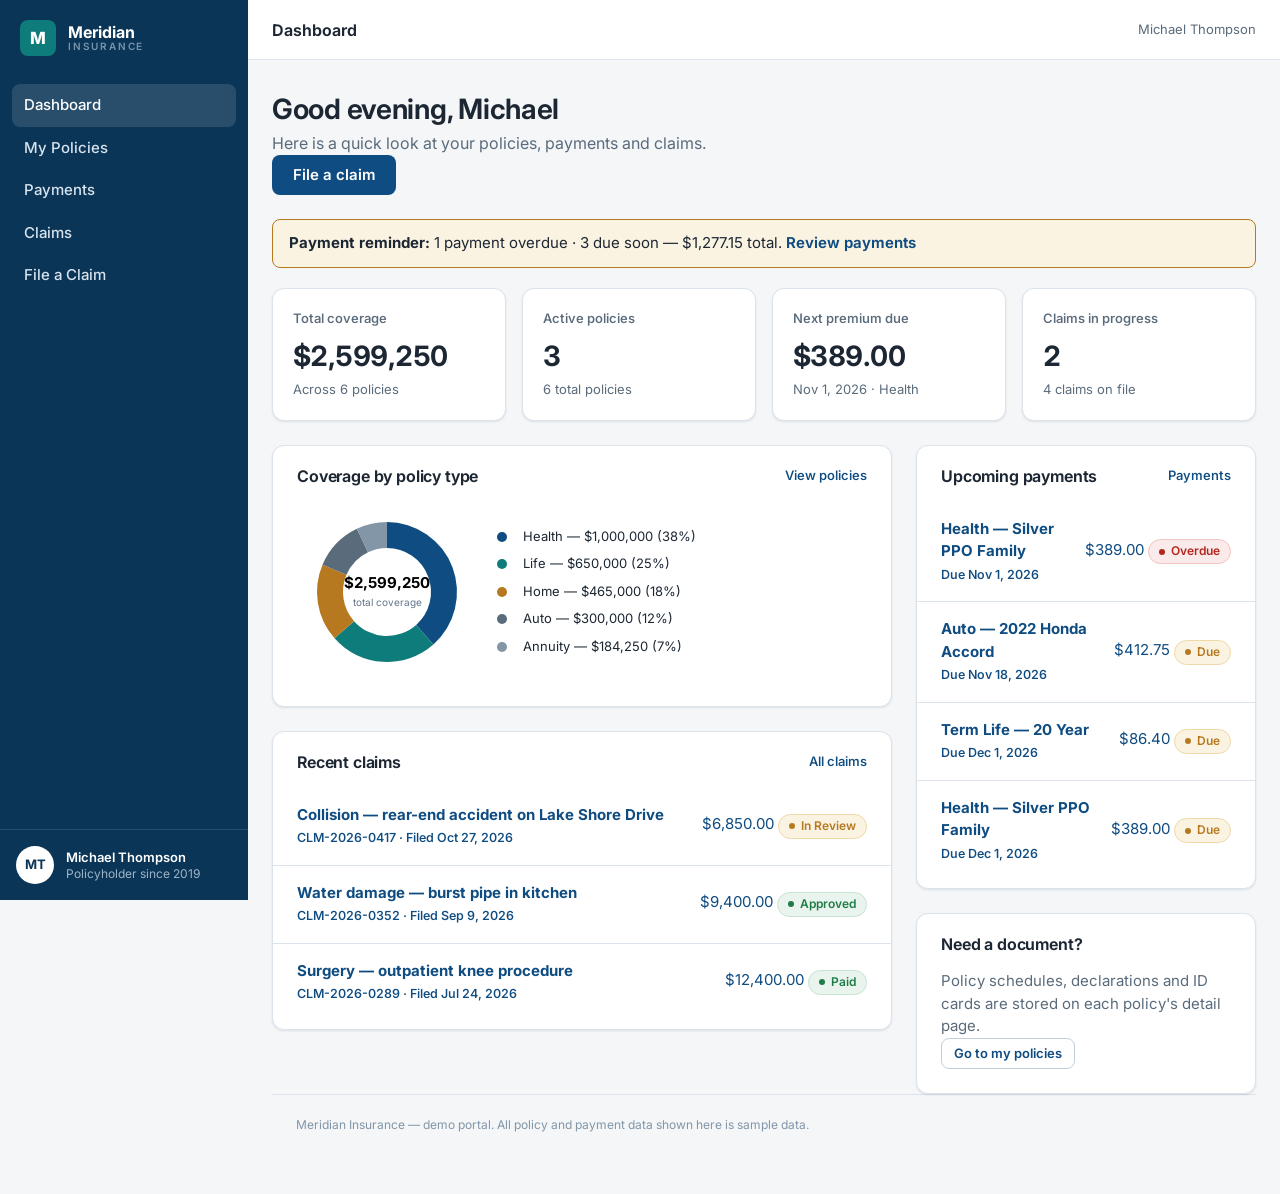
<file: index.html>
<!DOCTYPE html>
<html lang="en">
<head>
<meta charset="UTF-8">
<meta name="viewport" content="width=device-width, initial-scale=1.0">
<title>Dashboard — Meridian Insurance</title>
<link rel="preconnect" href="https://fonts.googleapis.com">
<link href="https://fonts.googleapis.com/css2?family=Inter:wght@400;500;600;700;800&display=swap" rel="stylesheet">
<link rel="stylesheet" href="css/variables.css">
<link rel="stylesheet" href="css/base.css">
<link rel="stylesheet" href="css/layout.css">
<link rel="stylesheet" href="css/components.css">
<link rel="stylesheet" href="css/pages.css">
</head>
<body>
<a class="skip-link" href="#main">Skip to main content</a>
<div class="app">
  <aside class="sidebar" id="sidebar" aria-label="Primary">
    <div class="sidebar__brand">
      <span class="brand-mark" aria-hidden="true">M</span>
      <span class="brand-name">Meridian<small>INSURANCE</small></span>
    </div>
    <nav class="sidebar__nav">
      <a class="nav-link" href="index.html">Dashboard</a>
      <a class="nav-link" href="policies.html">My Policies</a>
      <a class="nav-link" href="payments.html">Payments</a>
      <a class="nav-link" href="claims.html">Claims</a>
      <a class="nav-link" href="file-claim.html">File a Claim</a>
    </nav>
    <div class="sidebar__footer">
      <div class="user-chip">
        <span class="user-chip__avatar" aria-hidden="true">MT</span>
        <span class="user-chip__text"><strong>Michael Thompson</strong><small>Policyholder since 2019</small></span>
      </div>
    </div>
  </aside>
  <div class="sidebar-backdrop" id="sidebarBackdrop" hidden></div>

  <div class="main-wrap">
    <header class="topbar">
      <button class="topbar__menu-btn" id="menuBtn" type="button" aria-label="Open navigation" aria-controls="sidebar" aria-expanded="false">&#9776;</button>
      <span class="topbar__title">Dashboard</span>
      <div class="topbar__actions">
        <span class="topbar__user">Michael Thompson</span>
      </div>
    </header>

    <main class="page" id="main">
      <div class="page__header">
        <div>
          <h1>Good evening, Michael</h1>
          <p class="page__subtitle">Here is a quick look at your policies, payments and claims.</p>
        </div>
        <a class="btn btn--primary" href="file-claim.html">File a claim</a>
      </div>

      <div id="dueAlert"></div>

      <section class="stats-grid" id="statsGrid" aria-label="Account summary"></section>

      <div class="grid-2">
        <div class="grid-main">
          <section class="card">
            <div class="card__header">
              <h2>Coverage by policy type</h2>
              <a href="policies.html">View policies</a>
            </div>
            <div class="card__body chart-flex">
              <div class="donut-wrap" id="coverageChart" role="img" aria-label="Donut chart of total coverage by policy type"></div>
              
            </div>
          </section>

          <section class="card">
            <div class="card__header">
              <h2>Recent claims</h2>
              <a href="claims.html">All claims</a>
            </div>
            <div class="card__body card__body--flush">
              <div id="recentClaims"></div>
            </div>
          </section>
        </div>

        <div class="grid-side">
          <section class="card">
            <div class="card__header">
              <h2>Upcoming payments</h2>
              <a href="payments.html">Payments</a>
            </div>
            <div class="card__body card__body--flush">
              <div id="upcomingPayments"></div>
            </div>
          </section>

          <section class="card">
            <div class="card__header"><h2>Need a document?</h2></div>
            <div class="card__body">
              <p class="text-muted">Policy schedules, declarations and ID cards are stored on each policy's detail page.</p>
              <a class="btn btn--outline btn--sm" href="policies.html">Go to my policies</a>
            </div>
          </section>
        </div>
      </div>

      <footer class="page-footer">Meridian Insurance — demo portal. All policy and payment data shown here is sample data.</footer>
    </main>
  </div>
</div>
<script src="js/data.js"></script>
<script src="js/app.js"></script>
<script src="js/dashboard.js"></script>
</body>
</html>
</file>
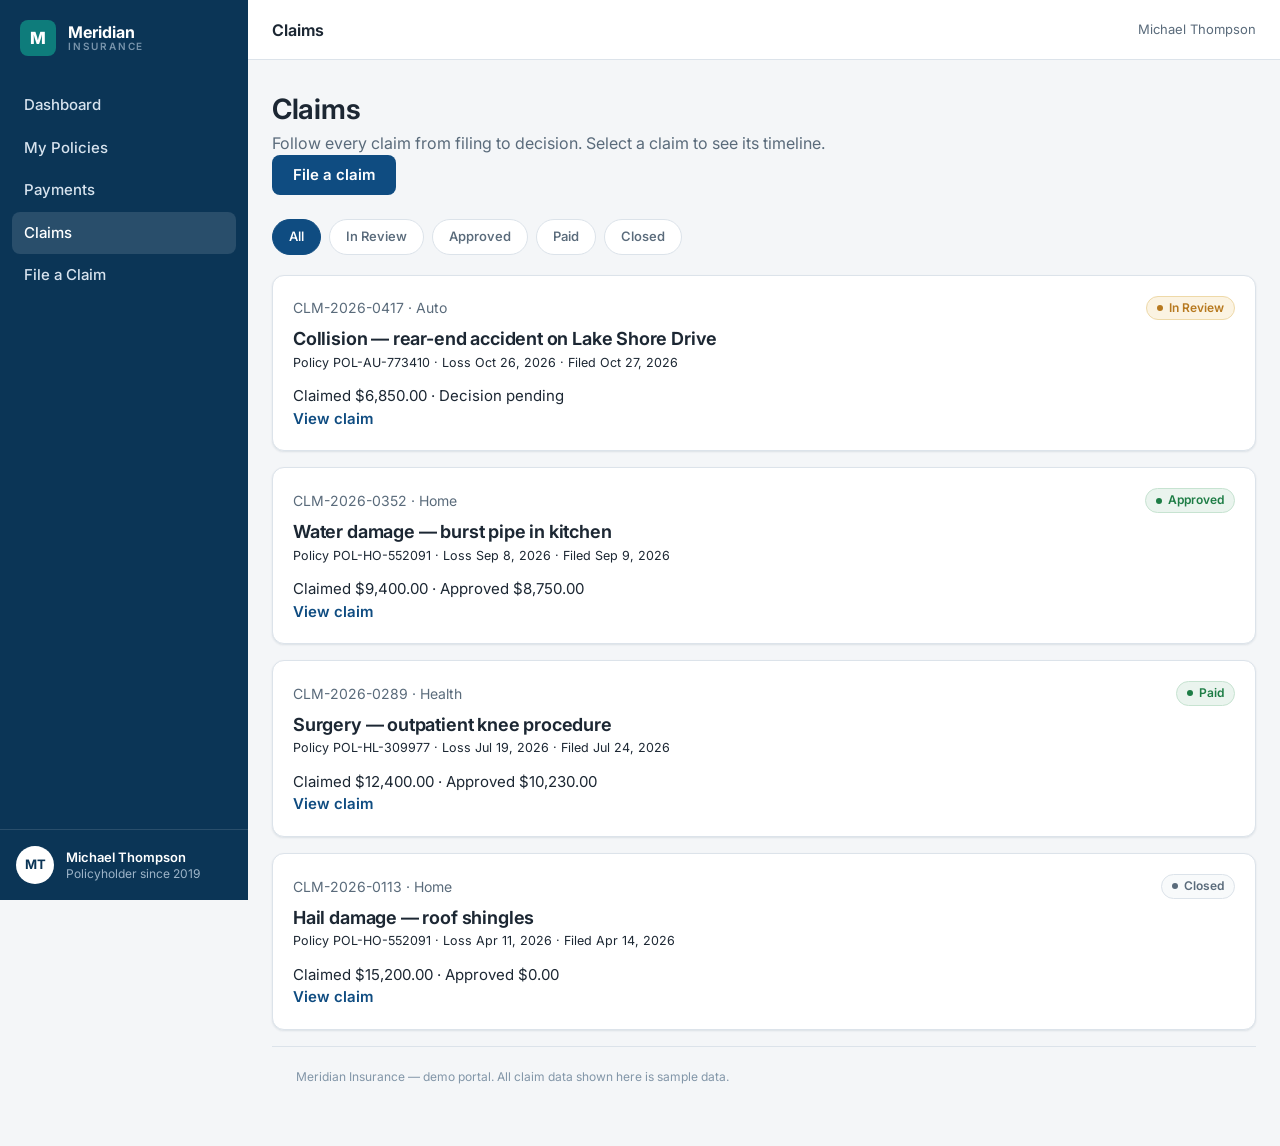
<file: claims.html>
<!DOCTYPE html>
<html lang="en">
<head>
<meta charset="UTF-8">
<meta name="viewport" content="width=device-width, initial-scale=1.0">
<title>Claims — Meridian Insurance</title>
<link rel="preconnect" href="https://fonts.googleapis.com">
<link href="https://fonts.googleapis.com/css2?family=Inter:wght@400;500;600;700;800&display=swap" rel="stylesheet">
<link rel="stylesheet" href="css/variables.css">
<link rel="stylesheet" href="css/base.css">
<link rel="stylesheet" href="css/layout.css">
<link rel="stylesheet" href="css/components.css">
<link rel="stylesheet" href="css/pages.css">
</head>
<body>
<a class="skip-link" href="#main">Skip to main content</a>
<div class="app">
  <aside class="sidebar" id="sidebar" aria-label="Primary">
    <div class="sidebar__brand">
      <span class="brand-mark" aria-hidden="true">M</span>
      <span class="brand-name">Meridian<small>INSURANCE</small></span>
    </div>
    <nav class="sidebar__nav">
      <a class="nav-link" href="index.html">Dashboard</a>
      <a class="nav-link" href="policies.html">My Policies</a>
      <a class="nav-link" href="payments.html">Payments</a>
      <a class="nav-link" href="claims.html">Claims</a>
      <a class="nav-link" href="file-claim.html">File a Claim</a>
    </nav>
    <div class="sidebar__footer">
      <div class="user-chip">
        <span class="user-chip__avatar" aria-hidden="true">MT</span>
        <span class="user-chip__text"><strong>Michael Thompson</strong><small>Policyholder since 2019</small></span>
      </div>
    </div>
  </aside>
  <div class="sidebar-backdrop" id="sidebarBackdrop" hidden></div>

  <div class="main-wrap">
    <header class="topbar">
      <button class="topbar__menu-btn" id="menuBtn" type="button" aria-label="Open navigation" aria-controls="sidebar" aria-expanded="false">&#9776;</button>
      <span class="topbar__title">Claims</span>
      <div class="topbar__actions"><span class="topbar__user">Michael Thompson</span></div>
    </header>

    <main class="page" id="main">
      <div class="page__header">
        <div>
          <h1>Claims</h1>
          <p class="page__subtitle">Follow every claim from filing to decision. Select a claim to see its timeline.</p>
        </div>
        <a class="btn btn--primary" href="file-claim.html">File a claim</a>
      </div>

      <div class="filter-chips" role="group" aria-label="Filter claims by status">
        <button class="chip is-active" type="button" data-status="All">All</button>
        <button class="chip" type="button" data-status="In Review">In Review</button>
        <button class="chip" type="button" data-status="Approved">Approved</button>
        <button class="chip" type="button" data-status="Paid">Paid</button>
        <button class="chip" type="button" data-status="Closed">Closed</button>
      </div>

      <section id="claimsList" aria-label="Claims list"></section>

      <footer class="page-footer">Meridian Insurance — demo portal. All claim data shown here is sample data.</footer>
    </main>
  </div>
</div>
<script src="js/data.js"></script>
<script src="js/app.js"></script>
<script src="js/claims.js"></script>
</body>
</html>
</file>
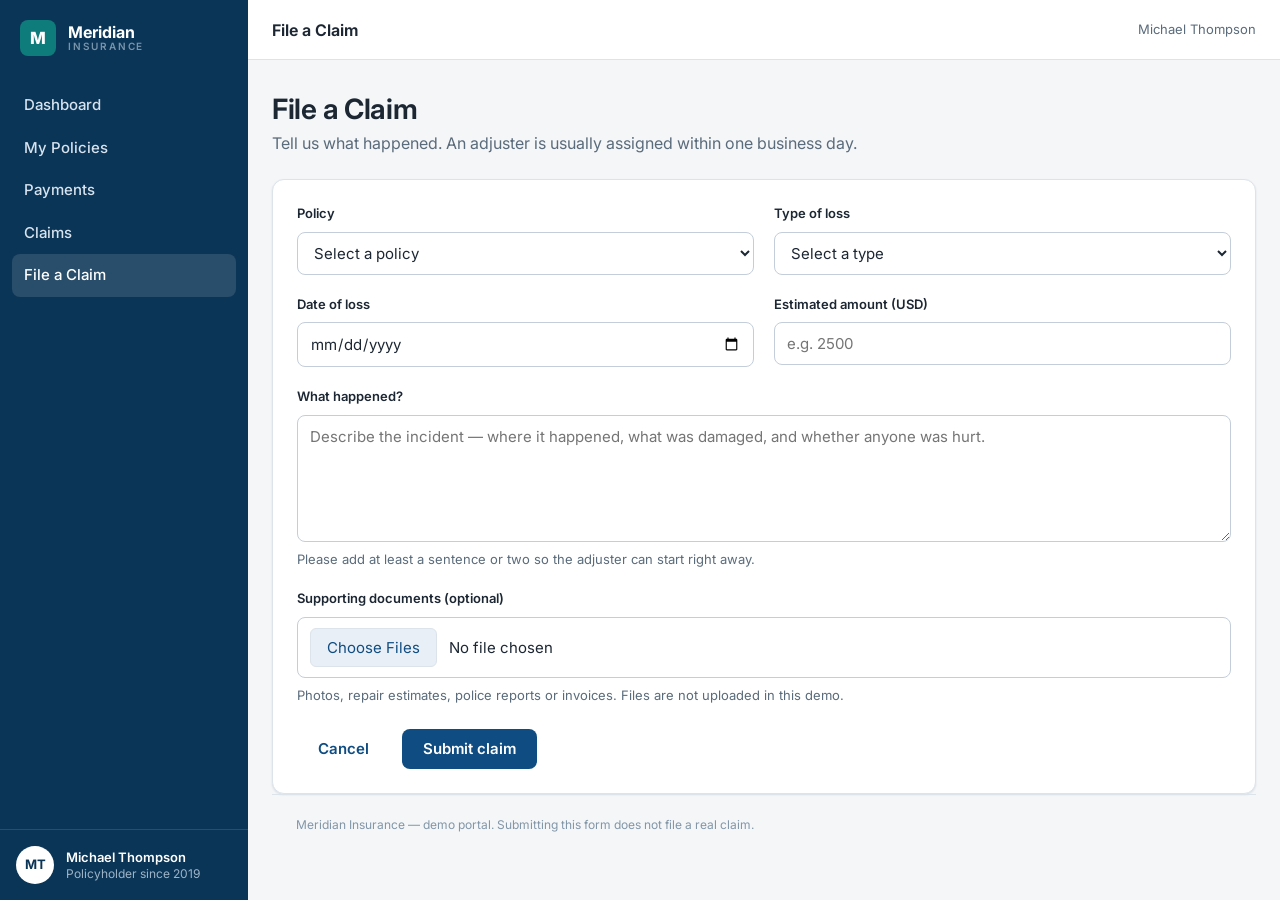
<file: file-claim.html>
<!DOCTYPE html>
<html lang="en">
<head>
<meta charset="UTF-8">
<meta name="viewport" content="width=device-width, initial-scale=1.0">
<title>File a Claim — Meridian Insurance</title>
<link rel="preconnect" href="https://fonts.googleapis.com">
<link href="https://fonts.googleapis.com/css2?family=Inter:wght@400;500;600;700;800&display=swap" rel="stylesheet">
<link rel="stylesheet" href="css/variables.css">
<link rel="stylesheet" href="css/base.css">
<link rel="stylesheet" href="css/layout.css">
<link rel="stylesheet" href="css/components.css">
<link rel="stylesheet" href="css/pages.css">
</head>
<body>
<a class="skip-link" href="#main">Skip to main content</a>
<div class="app">
  <aside class="sidebar" id="sidebar" aria-label="Primary">
    <div class="sidebar__brand">
      <span class="brand-mark" aria-hidden="true">M</span>
      <span class="brand-name">Meridian<small>INSURANCE</small></span>
    </div>
    <nav class="sidebar__nav">
      <a class="nav-link" href="index.html">Dashboard</a>
      <a class="nav-link" href="policies.html">My Policies</a>
      <a class="nav-link" href="payments.html">Payments</a>
      <a class="nav-link" href="claims.html">Claims</a>
      <a class="nav-link" href="file-claim.html">File a Claim</a>
    </nav>
    <div class="sidebar__footer">
      <div class="user-chip">
        <span class="user-chip__avatar" aria-hidden="true">MT</span>
        <span class="user-chip__text"><strong>Michael Thompson</strong><small>Policyholder since 2019</small></span>
      </div>
    </div>
  </aside>
  <div class="sidebar-backdrop" id="sidebarBackdrop" hidden></div>

  <div class="main-wrap">
    <header class="topbar">
      <button class="topbar__menu-btn" id="menuBtn" type="button" aria-label="Open navigation" aria-controls="sidebar" aria-expanded="false">&#9776;</button>
      <span class="topbar__title">File a Claim</span>
      <div class="topbar__actions"><span class="topbar__user">Michael Thompson</span></div>
    </header>

    <main class="page" id="main">
      <div class="page__header">
        <div>
          <h1>File a Claim</h1>
          <p class="page__subtitle">Tell us what happened. An adjuster is usually assigned within one business day.</p>
        </div>
      </div>

      <section class="card form-card">
        <div class="card__body">
          <form id="claimForm" novalidate>
            <div class="form-grid">
              <div class="form-group">
                <label for="claimPolicy">Policy</label>
                <select class="select" id="claimPolicy" name="policy" aria-describedby="err-policy">
                  <option value="">Select a policy</option>
                </select>
                <p class="form-error" id="err-policy" role="alert" hidden></p>
              </div>
              <div class="form-group">
                <label for="claimType">Type of loss</label>
                <select class="select" id="claimType" name="type" aria-describedby="err-type">
                  <option value="">Select a type</option>
                  <option>Collision</option>
                  <option>Water damage</option>
                  <option>Fire or smoke</option>
                  <option>Theft</option>
                  <option>Medical expense</option>
                  <option>Storm or hail damage</option>
                  <option>Other</option>
                </select>
                <p class="form-error" id="err-type" role="alert" hidden></p>
              </div>
              <div class="form-group">
                <label for="claimDate">Date of loss</label>
                <input class="input" type="date" id="claimDate" name="date" aria-describedby="err-date">
                <p class="form-error" id="err-date" role="alert" hidden></p>
              </div>
              <div class="form-group">
                <label for="claimAmount">Estimated amount (USD)</label>
                <input class="input" type="number" id="claimAmount" name="amount" min="1" step="0.01" placeholder="e.g. 2500" aria-describedby="err-amount">
                <p class="form-error" id="err-amount" role="alert" hidden></p>
              </div>
            </div>

            <div class="form-group">
              <label for="claimDesc">What happened?</label>
              <textarea class="input" id="claimDesc" name="description" rows="5" placeholder="Describe the incident — where it happened, what was damaged, and whether anyone was hurt." aria-describedby="err-description descHint"></textarea>
              <p class="form-hint" id="descHint">Please add at least a sentence or two so the adjuster can start right away.</p>
              <p class="form-error" id="err-description" role="alert" hidden></p>
            </div>

            <div class="form-group">
              <label for="claimDocs">Supporting documents (optional)</label>
              <input class="input" type="file" id="claimDocs" name="documents" multiple>
              <p class="form-hint">Photos, repair estimates, police reports or invoices. Files are not uploaded in this demo.</p>
            </div>

            <div class="form-actions">
              <a class="btn btn--ghost" href="claims.html">Cancel</a>
              <button class="btn btn--primary" type="submit">Submit claim</button>
            </div>
          </form>

          <div class="success-panel" id="successPanel" hidden>
            <h2>Claim submitted</h2>
            <p>Your claim reference is <strong id="claimRef"></strong>.</p>
            <p class="text-muted" id="successSummary"></p>
            <p class="text-muted">An adjuster will review the details and contact you within one business day. You can follow the claim from the Claims page in a live version of this portal.</p>
            <a class="btn btn--primary" href="claims.html">Go to my claims</a>
          </div>
        </div>
      </section>

      <footer class="page-footer">Meridian Insurance — demo portal. Submitting this form does not file a real claim.</footer>
    </main>
  </div>
</div>
<script src="js/data.js"></script>
<script src="js/app.js"></script>
<script src="js/file-claim.js"></script>
</body>
</html>
</file>
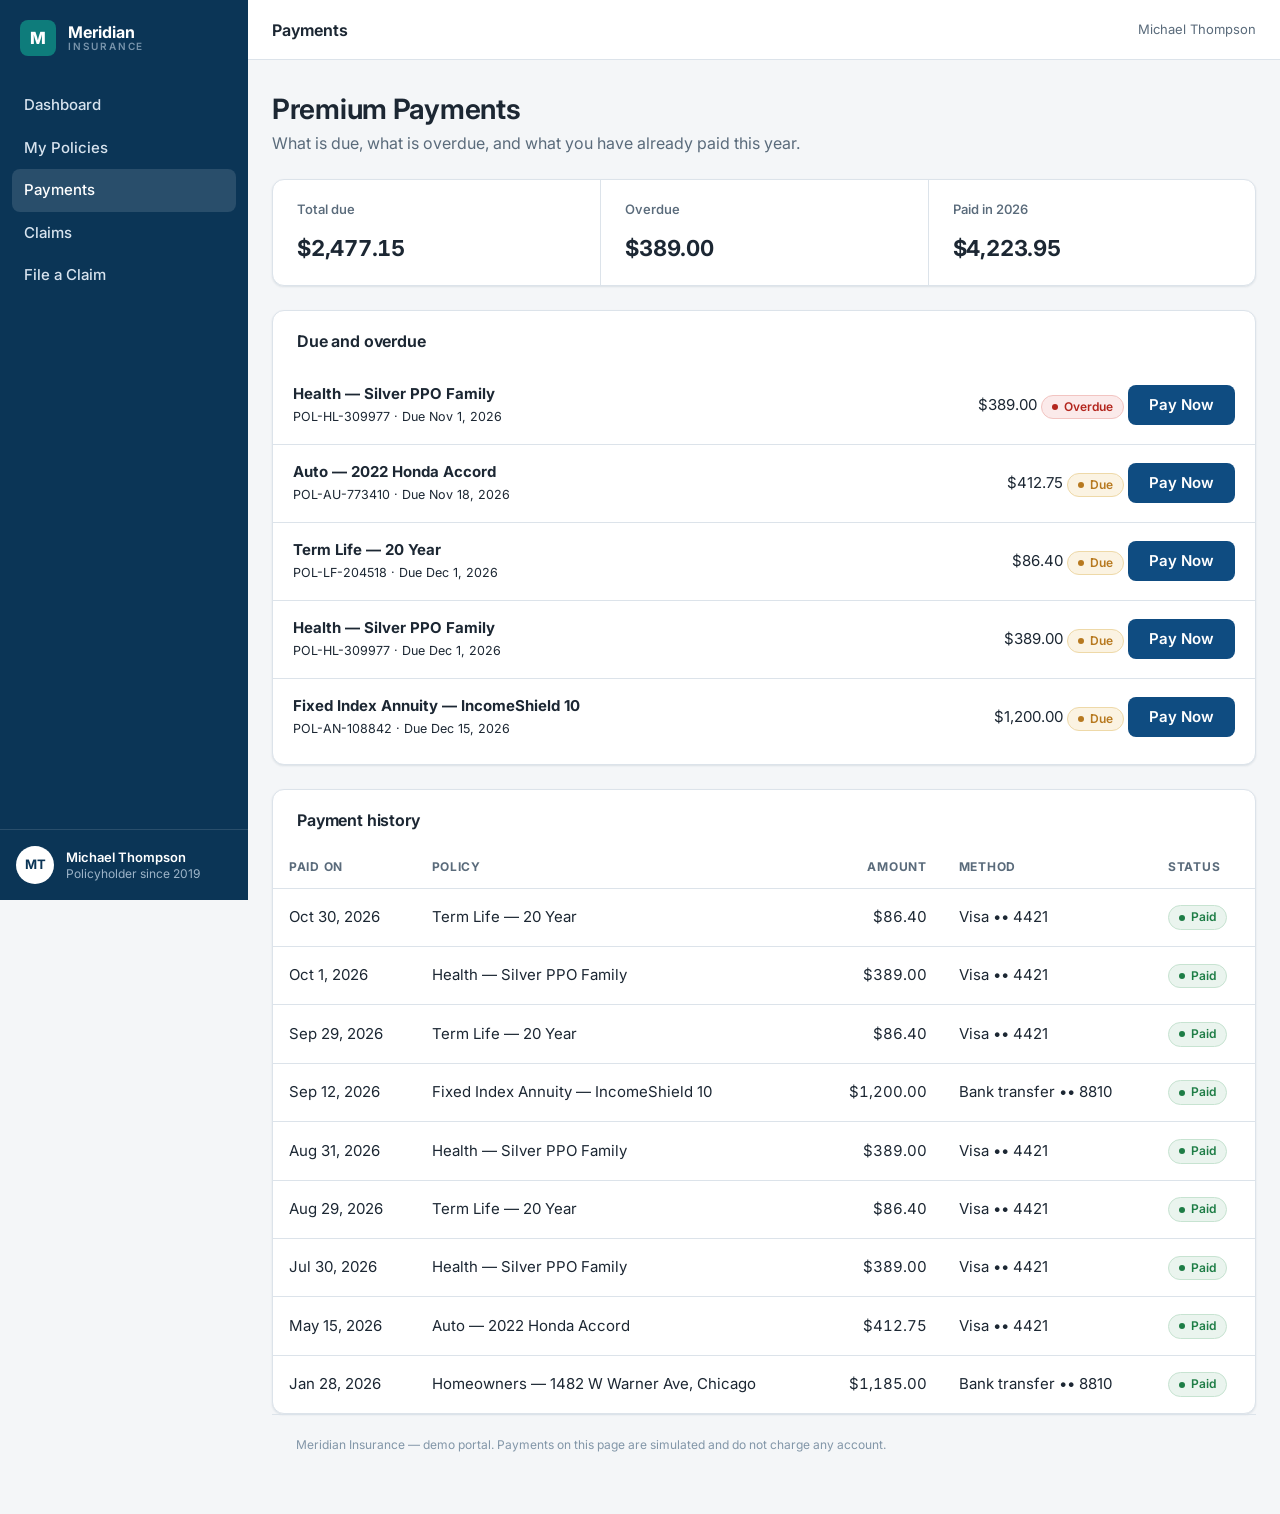
<file: payments.html>
<!DOCTYPE html>
<html lang="en">
<head>
<meta charset="UTF-8">
<meta name="viewport" content="width=device-width, initial-scale=1.0">
<title>Payments — Meridian Insurance</title>
<link rel="preconnect" href="https://fonts.googleapis.com">
<link href="https://fonts.googleapis.com/css2?family=Inter:wght@400;500;600;700;800&display=swap" rel="stylesheet">
<link rel="stylesheet" href="css/variables.css">
<link rel="stylesheet" href="css/base.css">
<link rel="stylesheet" href="css/layout.css">
<link rel="stylesheet" href="css/components.css">
<link rel="stylesheet" href="css/pages.css">
</head>
<body>
<a class="skip-link" href="#main">Skip to main content</a>
<div class="app">
  <aside class="sidebar" id="sidebar" aria-label="Primary">
    <div class="sidebar__brand">
      <span class="brand-mark" aria-hidden="true">M</span>
      <span class="brand-name">Meridian<small>INSURANCE</small></span>
    </div>
    <nav class="sidebar__nav">
      <a class="nav-link" href="index.html">Dashboard</a>
      <a class="nav-link" href="policies.html">My Policies</a>
      <a class="nav-link" href="payments.html">Payments</a>
      <a class="nav-link" href="claims.html">Claims</a>
      <a class="nav-link" href="file-claim.html">File a Claim</a>
    </nav>
    <div class="sidebar__footer">
      <div class="user-chip">
        <span class="user-chip__avatar" aria-hidden="true">MT</span>
        <span class="user-chip__text"><strong>Michael Thompson</strong><small>Policyholder since 2019</small></span>
      </div>
    </div>
  </aside>
  <div class="sidebar-backdrop" id="sidebarBackdrop" hidden></div>

  <div class="main-wrap">
    <header class="topbar">
      <button class="topbar__menu-btn" id="menuBtn" type="button" aria-label="Open navigation" aria-controls="sidebar" aria-expanded="false">&#9776;</button>
      <span class="topbar__title">Payments</span>
      <div class="topbar__actions"><span class="topbar__user">Michael Thompson</span></div>
    </header>

    <main class="page" id="main">
      <div class="page__header">
        <div>
          <h1>Premium Payments</h1>
          <p class="page__subtitle">What is due, what is overdue, and what you have already paid this year.</p>
        </div>
      </div>

      <section class="pay-summary" id="paySummary" aria-label="Payment summary"></section>

      <section class="card">
        <div class="card__header"><h2>Due and overdue</h2></div>
        <div class="card__body card__body--flush">
          <div id="dueList"></div>
        </div>
      </section>

      <section class="card">
        <div class="card__header"><h2>Payment history</h2></div>
        <div class="table-wrap">
          <table class="table" id="historyTable">
            <thead>
              <tr><th scope="col">Paid on</th><th scope="col">Policy</th><th scope="col" class="table__num">Amount</th><th scope="col">Method</th><th scope="col">Status</th></tr>
            </thead>
            <tbody></tbody>
          </table>
        </div>
      </section>

      <footer class="page-footer">Meridian Insurance — demo portal. Payments on this page are simulated and do not charge any account.</footer>
    </main>
  </div>
</div>

<div class="modal-backdrop" id="payModal" hidden>
  <div class="modal" role="dialog" aria-modal="true" aria-labelledby="payModalTitle">
    <div class="modal__header">
      <h2 id="payModalTitle">Pay premium</h2>
      <button class="icon-btn modal-close" type="button" aria-label="Close" data-close>&times;</button>
    </div>
    <div class="modal__body">
      <dl class="kv-list">
        <div class="kv-row"><dt>Policy</dt><dd id="payPolicy">—</dd></div>
        <div class="kv-row"><dt>Due date</dt><dd id="payDue">—</dd></div>
        <div class="kv-row"><dt>Amount due</dt><dd class="amount" id="payAmount">—</dd></div>
        <div class="kv-row"><dt>Paying with</dt><dd>Visa ending in 4421</dd></div>
      </dl>
      <p class="text-muted">This is a demo payment. Confirming will mark the premium as paid on this page only.</p>
    </div>
    <div class="modal__footer">
      <button class="btn btn--ghost" type="button" id="cancelPay" data-close>Cancel</button>
      <button class="btn btn--primary" type="button" id="confirmPay">Confirm payment</button>
    </div>
  </div>
</div>

<script src="js/data.js"></script>
<script src="js/app.js"></script>
<script src="js/payments.js"></script>
</body>
</html>
</file>
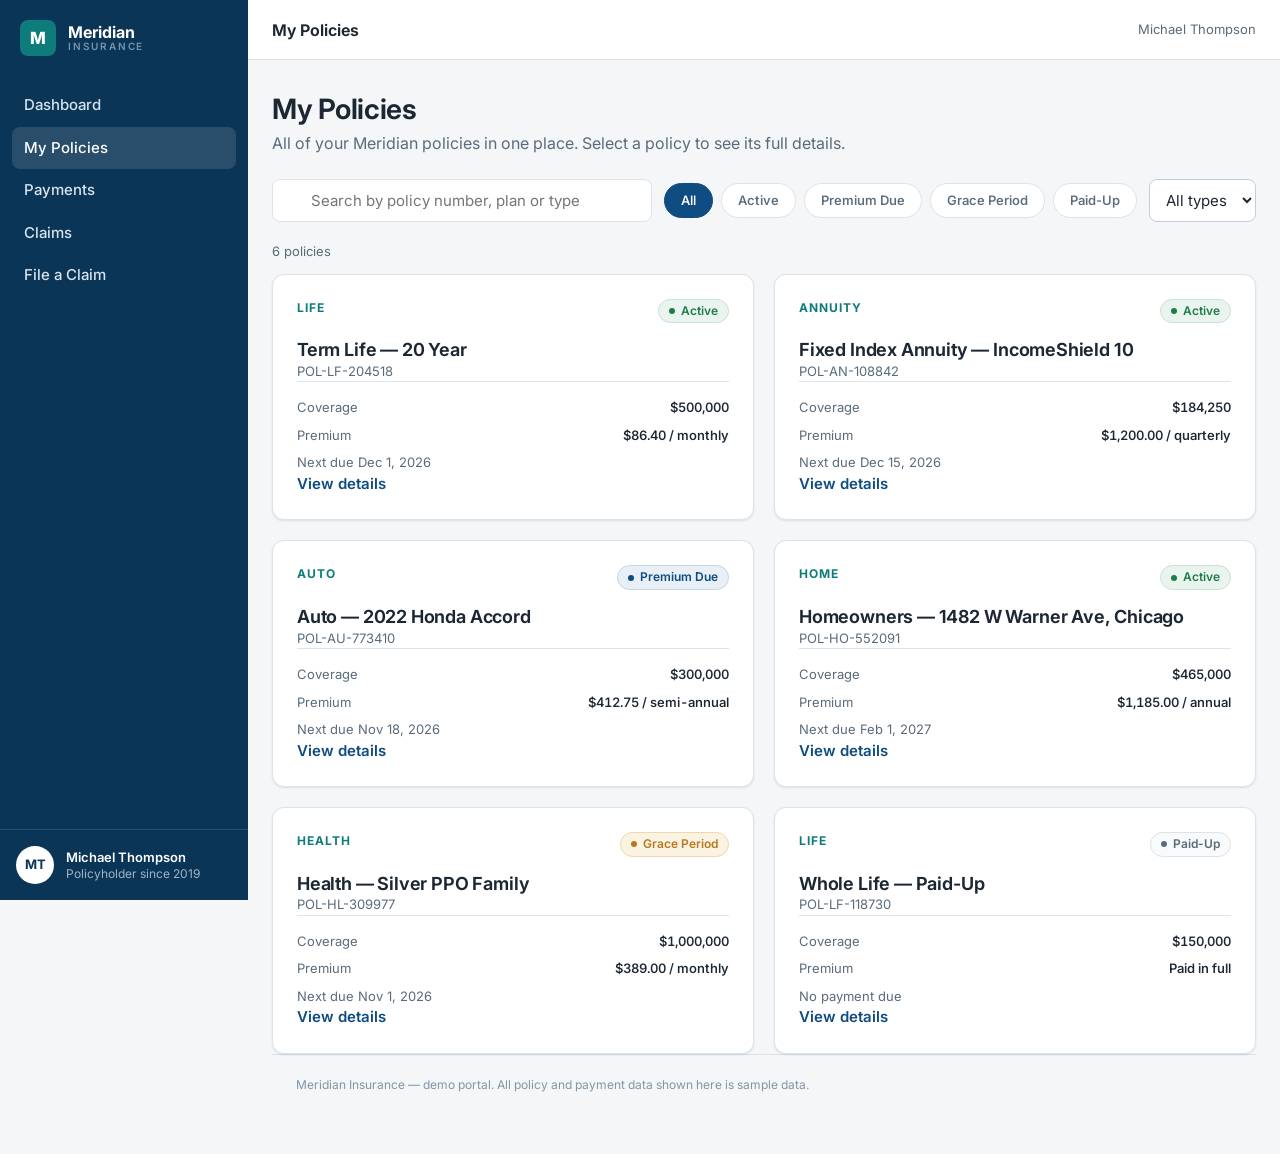
<file: policies.html>
<!DOCTYPE html>
<html lang="en">
<head>
<meta charset="UTF-8">
<meta name="viewport" content="width=device-width, initial-scale=1.0">
<title>My Policies — Meridian Insurance</title>
<link rel="preconnect" href="https://fonts.googleapis.com">
<link href="https://fonts.googleapis.com/css2?family=Inter:wght@400;500;600;700;800&display=swap" rel="stylesheet">
<link rel="stylesheet" href="css/variables.css">
<link rel="stylesheet" href="css/base.css">
<link rel="stylesheet" href="css/layout.css">
<link rel="stylesheet" href="css/components.css">
<link rel="stylesheet" href="css/pages.css">
</head>
<body>
<a class="skip-link" href="#main">Skip to main content</a>
<div class="app">
  <aside class="sidebar" id="sidebar" aria-label="Primary">
    <div class="sidebar__brand">
      <span class="brand-mark" aria-hidden="true">M</span>
      <span class="brand-name">Meridian<small>INSURANCE</small></span>
    </div>
    <nav class="sidebar__nav">
      <a class="nav-link" href="index.html">Dashboard</a>
      <a class="nav-link" href="policies.html">My Policies</a>
      <a class="nav-link" href="payments.html">Payments</a>
      <a class="nav-link" href="claims.html">Claims</a>
      <a class="nav-link" href="file-claim.html">File a Claim</a>
    </nav>
    <div class="sidebar__footer">
      <div class="user-chip">
        <span class="user-chip__avatar" aria-hidden="true">MT</span>
        <span class="user-chip__text"><strong>Michael Thompson</strong><small>Policyholder since 2019</small></span>
      </div>
    </div>
  </aside>
  <div class="sidebar-backdrop" id="sidebarBackdrop" hidden></div>

  <div class="main-wrap">
    <header class="topbar">
      <button class="topbar__menu-btn" id="menuBtn" type="button" aria-label="Open navigation" aria-controls="sidebar" aria-expanded="false">&#9776;</button>
      <span class="topbar__title">My Policies</span>
      <div class="topbar__actions"><span class="topbar__user">Michael Thompson</span></div>
    </header>

    <main class="page" id="main">
      <div class="page__header">
        <div>
          <h1>My Policies</h1>
          <p class="page__subtitle">All of your Meridian policies in one place. Select a policy to see its full details.</p>
        </div>
      </div>

      <div class="toolbar" role="search">
        <div class="search-box">
          <label class="sr-only" for="policySearch">Search policies</label>
          <input class="input" type="search" id="policySearch" placeholder="Search by policy number, plan or type">
        </div>
        <div class="filter-chips" role="group" aria-label="Filter by status">
          <button class="chip is-active" type="button" data-status="All">All</button>
          <button class="chip" type="button" data-status="Active">Active</button>
          <button class="chip" type="button" data-status="Premium Due">Premium Due</button>
          <button class="chip" type="button" data-status="Grace Period">Grace Period</button>
          <button class="chip" type="button" data-status="Paid-Up">Paid-Up</button>
        </div>
        <div class="toolbar__select">
          <label class="sr-only" for="typeFilter">Filter by type</label>
          <select class="select" id="typeFilter">
            <option value="">All types</option>
            <option value="Life">Life</option>
            <option value="Annuity">Annuity</option>
            <option value="Auto">Auto</option>
            <option value="Home">Home</option>
            <option value="Health">Health</option>
          </select>
        </div>
      </div>

      <p class="result-count" id="resultCount" aria-live="polite"></p>

      <section class="policy-grid" id="policyGrid" aria-label="Policies"></section>

      <footer class="page-footer">Meridian Insurance — demo portal. All policy and payment data shown here is sample data.</footer>
    </main>
  </div>
</div>
<script src="js/data.js"></script>
<script src="js/app.js"></script>
<script src="js/policies.js"></script>
</body>
</html>
</file>
<file: css/variables.css>
/* Meridian Insurance - design tokens */
:root {
  /* Brand */
  --color-primary: #0F4C81;
  --color-primary-dark: #0B3556;
  --color-primary-light: #E8EFF6;
  --color-accent: #0E7C7B;
  --color-accent-dark: #0A5E5D;
  --color-accent-light: #E6F2F2;

  /* Status */
  --color-success: #1E7D46;
  --color-success-bg: #EAF4EE;
  --color-warning: #B7791F;
  --color-warning-bg: #FBF3E2;
  --color-danger: #B3261E;
  --color-danger-bg: #FBEAEA;
  --color-info: #0F4C81;
  --color-info-bg: #E8EFF6;

  /* Neutrals */
  --color-bg: #F4F6F8;
  --color-surface: #FFFFFF;
  --color-surface-alt: #F8FAFB;
  --color-border: #DCE3EA;
  --color-border-strong: #C3CEDA;
  --color-text: #1C2733;
  --color-text-muted: #5A6B7B;
  --color-text-faint: #8296A8;

  /* Type */
  --font-sans: "Inter", -apple-system, BlinkMacSystemFont, "Segoe UI", Roboto, Helvetica, Arial, sans-serif;
  --font-size-xs: 0.75rem;
  --font-size-sm: 0.8125rem;
  --font-size-base: 0.9375rem;
  --font-size-md: 1rem;
  --font-size-lg: 1.125rem;
  --font-size-xl: 1.375rem;
  --font-size-2xl: 1.75rem;
  --font-size-3xl: 2.125rem;
  --line-height: 1.5;
  --line-height-tight: 1.25;

  /* Spacing - 4 / 8 scale */
  --space-1: 4px;
  --space-2: 8px;
  --space-3: 12px;
  --space-4: 16px;
  --space-5: 20px;
  --space-6: 24px;
  --space-8: 32px;
  --space-10: 40px;
  --space-12: 48px;

  /* Radius */
  --radius-sm: 6px;
  --radius: 8px;
  --radius-lg: 12px;
  --radius-full: 999px;

  /* Shadows */
  --shadow-sm: 0 1px 2px rgba(11, 53, 86, 0.06), 0 1px 3px rgba(11, 53, 86, 0.05);
  --shadow-md: 0 4px 12px rgba(11, 53, 86, 0.08), 0 2px 4px rgba(11, 53, 86, 0.05);
  --shadow-lg: 0 12px 32px rgba(11, 53, 86, 0.14), 0 4px 8px rgba(11, 53, 86, 0.06);

  /* Layout */
  --sidebar-width: 248px;
  --topbar-height: 60px;
  --content-max: 1180px;

  --transition: 160ms ease;
}
</file>
<file: css/base.css>
/* Base styles, reset and utilities */

*, *::before, *::after {
  box-sizing: border-box;
}

* {
  margin: 0;
}

html {
  -webkit-text-size-adjust: 100%;
  scroll-behavior: smooth;
}

body {
  font-family: var(--font-sans);
  font-size: var(--font-size-base);
  line-height: var(--line-height);
  color: var(--color-text);
  background: var(--color-bg);
  -webkit-font-smoothing: antialiased;
}

img, svg {
  display: block;
  max-width: 100%;
}

button, input, select, textarea {
  font: inherit;
  color: inherit;
}

button {
  cursor: pointer;
}

ul, ol {
  padding: 0;
  list-style: none;
}

h1, h2, h3, h4 {
  line-height: var(--line-height-tight);
  font-weight: 650;
  letter-spacing: -0.01em;
  color: var(--color-text);
}

h1 { font-size: var(--font-size-2xl); }
h2 { font-size: var(--font-size-xl); }
h3 { font-size: var(--font-size-lg); }
h4 { font-size: var(--font-size-md); }

p + p {
  margin-top: var(--space-3);
}

a {
  color: var(--color-primary);
  text-decoration: none;
}

a:hover {
  text-decoration: underline;
}

:focus-visible {
  outline: 2px solid var(--color-primary);
  outline-offset: 2px;
  border-radius: 2px;
}

/* Skip link - first thing in body */
.skip-link {
  position: absolute;
  top: -48px;
  left: var(--space-4);
  z-index: 200;
  padding: var(--space-2) var(--space-4);
  background: var(--color-primary-dark);
  color: #fff;
  border-radius: 0 0 var(--radius) var(--radius);
  font-size: var(--font-size-sm);
  font-weight: 600;
}

.skip-link:focus {
  top: 0;
  text-decoration: none;
}

/* Accessibility helpers */
.sr-only {
  position: absolute;
  width: 1px;
  height: 1px;
  padding: 0;
  margin: -1px;
  overflow: hidden;
  clip: rect(0, 0, 0, 0);
  white-space: nowrap;
  border: 0;
}

[hidden] {
  display: none !important;
}

/* Utilities */
.text-muted { color: var(--color-text-muted); }
.text-faint { color: var(--color-text-faint); }
.text-sm { font-size: var(--font-size-sm); }
.text-xs { font-size: var(--font-size-xs); }
.text-success { color: var(--color-success); }
.text-danger { color: var(--color-danger); }
.text-warning { color: var(--color-warning); }
.text-right { text-align: right; }
.text-center { text-align: center; }
.font-medium { font-weight: 550; }
.font-semibold { font-weight: 650; }

/* Money values - keep figures aligned */
.amount {
  font-variant-numeric: tabular-nums;
  font-weight: 650;
  letter-spacing: -0.01em;
}

.amount--large {
  font-size: var(--font-size-2xl);
  font-weight: 700;
}

.nowrap { white-space: nowrap; }
.mt-2 { margin-top: var(--space-2); }
.mt-4 { margin-top: var(--space-4); }
.mt-6 { margin-top: var(--space-6); }
.mb-4 { margin-bottom: var(--space-4); }
.mb-6 { margin-bottom: var(--space-6); }
</file>
<file: css/layout.css>
/* App shell: sidebar, topbar, page frame */

/* ---------- Overall grid ---------- */
.app {
  display: grid;
  grid-template-columns: var(--sidebar-width) 1fr;
  min-height: 100vh;
}

/* ---------- Sidebar ---------- */
.sidebar {
  position: sticky;
  top: 0;
  height: 100vh;
  display: flex;
  flex-direction: column;
  background: var(--color-primary-dark);
  color: #D7E3EE;
  z-index: 60;
}

.sidebar__brand {
  display: flex;
  align-items: center;
  gap: var(--space-3);
  padding: var(--space-5) var(--space-5) var(--space-4);
  color: #fff;
  font-weight: 700;
  font-size: var(--font-size-md);
  line-height: 1.2;
}

.sidebar__brand small {
  display: block;
  font-weight: 500;
  font-size: var(--font-size-xs);
  color: #9DB4C8;
  letter-spacing: 0.02em;
}

.brand-mark {
  flex: 0 0 auto;
  width: 36px;
  height: 36px;
  display: grid;
  place-items: center;
  background: var(--color-accent);
  color: #fff;
  border-radius: var(--radius);
  font-weight: 800;
  font-size: 1.05rem;
  letter-spacing: -0.02em;
}

.sidebar__nav {
  flex: 1;
  padding: var(--space-3) var(--space-3);
  overflow-y: auto;
}

.sidebar__nav ul {
  display: flex;
  flex-direction: column;
  gap: 2px;
}

.nav-link {
  display: flex;
  align-items: center;
  gap: var(--space-3);
  padding: 10px var(--space-3);
  border-radius: var(--radius);
  color: #D7E3EE;
  font-size: var(--font-size-base);
  font-weight: 500;
}

.nav-link:hover {
  background: rgba(255, 255, 255, 0.08);
  text-decoration: none;
  color: #fff;
}

.nav-link svg {
  width: 19px;
  height: 19px;
  flex: 0 0 auto;
  opacity: 0.85;
}

.sidebar__footer {
  padding: var(--space-4);
  border-top: 1px solid rgba(255, 255, 255, 0.12);
}

.user-chip {
  display: flex;
  align-items: center;
  gap: var(--space-3);
  min-width: 0;
}

.user-chip__avatar {
  flex: 0 0 auto;
  width: 38px;
  height: 38px;
  display: grid;
  place-items: center;
  border-radius: var(--radius-full);
  background: #fff;
  color: var(--color-primary-dark);
  font-size: var(--font-size-sm);
  font-weight: 700;
}

.user-chip__name {
  color: #fff;
  font-size: var(--font-size-sm);
  font-weight: 600;
  white-space: nowrap;
  overflow: hidden;
  text-overflow: ellipsis;
}

.user-chip__plan {
  font-size: var(--font-size-xs);
  color: #9DB4C8;
  white-space: nowrap;
  overflow: hidden;
  text-overflow: ellipsis;
}

/* Markup on all pages uses .user-chip__text with strong/small children;
   stack them like .user-chip__name / .user-chip__plan instead of running inline */
.user-chip__text {
  display: flex;
  flex-direction: column;
  min-width: 0;
  line-height: 1.3;
}

.user-chip__text strong {
  color: #fff;
  font-size: var(--font-size-sm);
  font-weight: 600;
  white-space: nowrap;
  overflow: hidden;
  text-overflow: ellipsis;
}

.user-chip__text small {
  font-size: var(--font-size-xs);
  color: #9DB4C8;
  white-space: nowrap;
  overflow: hidden;
  text-overflow: ellipsis;
}

/* Dark overlay behind the mobile sidebar */
.sidebar-overlay {
  display: none;
}

/* ---------- Main column ---------- */
.main-wrap {
  min-width: 0;
  display: flex;
  flex-direction: column;
}

.topbar {
  position: sticky;
  top: 0;
  z-index: 50;
  height: var(--topbar-height);
  display: flex;
  align-items: center;
  gap: var(--space-4);
  padding: 0 var(--space-6);
  background: var(--color-surface);
  border-bottom: 1px solid var(--color-border);
}

.topbar__menu-btn {
  display: none;
  width: 40px;
  height: 40px;
  place-items: center;
  border: 1px solid var(--color-border);
  border-radius: var(--radius);
  background: var(--color-surface);
  color: var(--color-text);
}

.topbar__title {
  font-size: var(--font-size-md);
  font-weight: 650;
}

.topbar__actions {
  margin-left: auto;
  display: flex;
  align-items: center;
  gap: var(--space-3);
  font-size: var(--font-size-sm);
  color: var(--color-text-muted);
}

.icon-btn {
  position: relative;
  width: 40px;
  height: 40px;
  display: grid;
  place-items: center;
  border: 1px solid var(--color-border);
  border-radius: var(--radius-full);
  background: var(--color-surface);
  color: var(--color-text-muted);
}

.icon-btn:hover {
  color: var(--color-primary);
  border-color: var(--color-border-strong);
}

.icon-btn svg {
  width: 19px;
  height: 19px;
}

/* ---------- Page content ---------- */
.page {
  flex: 1;
  width: 100%;
  max-width: var(--content-max);
  margin: 0 auto;
  padding: var(--space-8) var(--space-6) var(--space-10);
}

.page__header {
  margin-bottom: var(--space-6);
}

.page__header h1 {
  margin-bottom: var(--space-1);
}

.page__subtitle {
  color: var(--color-text-muted);
  font-size: var(--font-size-md);
}

.page-footer {
  padding: var(--space-5) var(--space-6);
  border-top: 1px solid var(--color-border);
  color: var(--color-text-faint);
  font-size: var(--font-size-xs);
  line-height: 1.6;
}

.page-footer a {
  color: var(--color-text-muted);
}

/* Two-column content split used on dashboard / detail pages */
.grid-2 {
  display: grid;
  grid-template-columns: minmax(0, 1fr) 340px;
  gap: var(--space-6);
  align-items: start;
}

.grid-main,
.grid-side {
  display: flex;
  flex-direction: column;
  gap: var(--space-6);
  min-width: 0;
}

/* ---------- Responsive shell ---------- */
@media (max-width: 1020px) {
  .grid-2 {
    grid-template-columns: 1fr;
  }
}

@media (max-width: 900px) {
  .app {
    grid-template-columns: 1fr;
  }

  .sidebar {
    position: fixed;
    left: 0;
    top: 0;
    width: min(280px, 84vw);
    transform: translateX(-100%);
    transition: transform 200ms ease;
    box-shadow: var(--shadow-lg);
  }

  .sidebar.is-open {
    transform: translateX(0);
  }

  .sidebar-overlay {
    position: fixed;
    inset: 0;
    z-index: 55;
    background: rgba(11, 53, 86, 0.45);
  }

  .sidebar-overlay.is-open {
    display: block;
  }

  .topbar {
    padding: 0 var(--space-4);
  }

  .topbar__menu-btn {
    display: grid;
  }

  .topbar__actions .topbar__user-text {
    display: none;
  }

  .page {
    padding: var(--space-6) var(--space-4) var(--space-8);
  }
}
</file>
<file: css/components.css>
/* Reusable components */

/* ---------- Buttons ---------- */
.btn {
  display: inline-flex;
  align-items: center;
  justify-content: center;
  gap: var(--space-2);
  padding: 10px var(--space-5);
  border: 1px solid transparent;
  border-radius: var(--radius);
  background: var(--color-primary);
  color: #fff;
  font-size: var(--font-size-base);
  font-weight: 600;
  line-height: 1.2;
  white-space: nowrap;
  transition: background var(--transition), border-color var(--transition);
}

.btn:hover {
  background: var(--color-primary-dark);
  text-decoration: none;
}

.btn--primary { background: var(--color-primary); color: #fff; }
.btn--primary:hover { background: var(--color-primary-dark); }

.btn--teal { background: var(--color-accent); color: #fff; }
.btn--teal:hover { background: var(--color-accent-dark); }

.btn--outline {
  background: var(--color-surface);
  border-color: var(--color-border-strong);
  color: var(--color-primary);
}
.btn--outline:hover {
  background: var(--color-primary-light);
  border-color: var(--color-primary);
}

.btn--ghost {
  background: transparent;
  color: var(--color-primary);
}
.btn--ghost:hover { background: var(--color-primary-light); }

.btn--danger { background: var(--color-danger); color: #fff; }
.btn--danger:hover { background: #8F1D17; }

.btn--sm {
  padding: 7px var(--space-3);
  font-size: var(--font-size-sm);
}

.btn:disabled,
.btn[disabled] {
  opacity: 0.55;
  cursor: not-allowed;
}

/* ---------- Badges ---------- */
.badge {
  display: inline-flex;
  align-items: center;
  gap: 6px;
  padding: 3px 10px;
  border-radius: var(--radius-full);
  font-size: var(--font-size-xs);
  font-weight: 600;
  line-height: 1.4;
  white-space: nowrap;
  background: var(--color-surface-alt);
  color: var(--color-text-muted);
  border: 1px solid var(--color-border);
}

.badge::before {
  content: "";
  width: 6px;
  height: 6px;
  border-radius: var(--radius-full);
  background: currentColor;
}

.badge--success { background: var(--color-success-bg); color: var(--color-success); border-color: #C7E3D1; }
.badge--warning { background: var(--color-warning-bg); color: var(--color-warning); border-color: #EED9A8; }
.badge--danger  { background: var(--color-danger-bg); color: var(--color-danger); border-color: #F2C4C1; }
.badge--info    { background: var(--color-info-bg); color: var(--color-info); border-color: #C4D6E8; }
.badge--neutral { background: var(--color-surface-alt); color: var(--color-text-muted); border-color: var(--color-border); }

/* ---------- Cards ---------- */
.card {
  background: var(--color-surface);
  border: 1px solid var(--color-border);
  border-radius: var(--radius-lg);
  box-shadow: var(--shadow-sm);
}

.card--pad { padding: var(--space-6); }

.card__header {
  display: flex;
  align-items: center;
  justify-content: space-between;
  gap: var(--space-4);
  padding: var(--space-5) var(--space-6) var(--space-4);
}

.card__header h2,
.card__header h3 {
  font-size: var(--font-size-md);
}

.card__header a {
  font-size: var(--font-size-sm);
  font-weight: 550;
  white-space: nowrap;
}

.card__body {
  padding: 0 var(--space-6) var(--space-6);
}

.card__body--flush { padding: 0 0 var(--space-2); }

/* ---------- Stat cards (dashboard) ---------- */
.stats-grid {
  display: grid;
  grid-template-columns: repeat(4, 1fr);
  gap: var(--space-4);
  margin-bottom: var(--space-6);
}

.stat-card {
  background: var(--color-surface);
  border: 1px solid var(--color-border);
  border-radius: var(--radius-lg);
  box-shadow: var(--shadow-sm);
  padding: var(--space-5);
}

.stat-card__label {
  font-size: var(--font-size-sm);
  font-weight: 550;
  color: var(--color-text-muted);
  margin-bottom: var(--space-2);
}

.stat-card__value {
  font-size: var(--font-size-2xl);
  font-weight: 700;
  letter-spacing: -0.02em;
  line-height: 1.15;
  font-variant-numeric: tabular-nums;
}

.stat-card__note {
  margin-top: var(--space-2);
  font-size: var(--font-size-sm);
  color: var(--color-text-muted);
}

.stat-card--alert {
  border-color: #EED9A8;
  background: linear-gradient(0deg, var(--color-warning-bg), var(--color-warning-bg)), var(--color-surface);
}

.stat-card--alert .stat-card__value { color: var(--color-warning); }

/* ---------- Alert banner ---------- */
.alert-banner {
  display: flex;
  align-items: center;
  gap: var(--space-4);
  padding: var(--space-4) var(--space-5);
  border-radius: var(--radius-lg);
  border: 1px solid var(--color-border);
  background: var(--color-surface);
  margin-bottom: var(--space-6);
}

.alert-banner__text {
  flex: 1;
  font-size: var(--font-size-base);
}

.alert-banner__text strong { font-weight: 650; }

.alert-banner--warning {
  background: var(--color-warning-bg);
  border-color: #EED9A8;
  color: #5C430E;
}

.alert-banner--info {
  background: var(--color-info-bg);
  border-color: #C4D6E8;
  color: var(--color-primary-dark);
}

.alert-banner--danger {
  background: var(--color-danger-bg);
  border-color: #F2C4C1;
  color: #6E1712;
}

/* ---------- Lists ---------- */
.list-row {
  display: flex;
  align-items: center;
  gap: var(--space-4);
  padding: var(--space-4) var(--space-6);
  border-top: 1px solid var(--color-border);
}

.list-row:first-child { border-top: 0; }

a.list-row:hover,
.list-row--link:hover {
  background: var(--color-surface-alt);
  text-decoration: none;
}

.list-row__main {
  flex: 1;
  min-width: 0;
  font-weight: 550;
}

.list-row__meta {
  font-size: var(--font-size-sm);
  color: var(--color-text-muted);
  font-weight: 400;
  margin-top: 2px;
}

.list-row__side {
  text-align: right;
  flex: 0 0 auto;
}

/* ---------- Charts (inline SVG) ---------- */
.chart-wrap {
  padding: var(--space-2) 0;
}

.bar-chart {
  width: 100%;
  height: auto;
}

.bar-chart .bar { fill: var(--color-primary); }
.bar-chart .bar--accent { fill: var(--color-accent); }
.bar-chart .bar--muted { fill: var(--color-border-strong); }
.bar-chart text {
  font-family: var(--font-sans);
  font-size: 11px;
  fill: var(--color-text-muted);
}
.bar-chart .gridline { stroke: var(--color-border); stroke-width: 1; }

.donut-wrap {
  display: flex;
  align-items: center;
  gap: var(--space-5);
}

.donut-wrap svg { flex: 0 0 auto; }

.chart-legend {
  display: flex;
  flex-direction: column;
  gap: var(--space-2);
  font-size: var(--font-size-sm);
}

.chart-legend li {
  display: flex;
  align-items: center;
  gap: var(--space-2);
}

.chart-legend .swatch {
  width: 10px;
  height: 10px;
  border-radius: 3px;
  background: var(--color-primary);
}

/* ---------- Toolbar / policies ---------- */
.toolbar {
  display: flex;
  flex-wrap: wrap;
  align-items: center;
  gap: var(--space-3);
  margin-bottom: var(--space-5);
}

.search-box {
  flex: 1 1 240px;
  position: relative;
}

.search-box input {
  width: 100%;
  padding: 10px var(--space-4) 10px 38px;
  border: 1px solid var(--color-border);
  border-radius: var(--radius);
  background: var(--color-surface);
}

.search-box svg {
  position: absolute;
  left: var(--space-3);
  top: 50%;
  transform: translateY(-50%);
  width: 17px;
  height: 17px;
  color: var(--color-text-faint);
  pointer-events: none;
}

.filter-chips {
  display: flex;
  flex-wrap: wrap;
  gap: var(--space-2);
}

.chip {
  padding: 7px var(--space-4);
  border: 1px solid var(--color-border);
  border-radius: var(--radius-full);
  background: var(--color-surface);
  font-size: var(--font-size-sm);
  font-weight: 550;
  color: var(--color-text-muted);
}

.chip:hover { border-color: var(--color-border-strong); color: var(--color-text); }

.chip--active {
  background: var(--color-primary);
  border-color: var(--color-primary);
  color: #fff;
}

/* ---------- Policy cards ---------- */
.policy-grid {
  display: grid;
  grid-template-columns: repeat(2, 1fr);
  gap: var(--space-5);
}

.policy-card {
  display: block;
  background: var(--color-surface);
  border: 1px solid var(--color-border);
  border-radius: var(--radius-lg);
  box-shadow: var(--shadow-sm);
  padding: var(--space-6);
  color: var(--color-text);
  transition: transform var(--transition), box-shadow var(--transition), border-color var(--transition);
}

.policy-card:hover {
  transform: translateY(-2px);
  box-shadow: var(--shadow-md);
  border-color: var(--color-border-strong);
  text-decoration: none;
}

.policy-card__top {
  display: flex;
  align-items: flex-start;
  justify-content: space-between;
  gap: var(--space-3);
  margin-bottom: var(--space-4);
}

.policy-card__type {
  font-size: var(--font-size-xs);
  font-weight: 700;
  letter-spacing: 0.08em;
  text-transform: uppercase;
  color: var(--color-accent);
}

.policy-card__name {
  font-size: var(--font-size-lg);
  font-weight: 650;
  margin-top: var(--space-1);
}

.policy-card__amount {
  font-size: var(--font-size-xl);
  font-weight: 700;
  letter-spacing: -0.01em;
  font-variant-numeric: tabular-nums;
  margin-bottom: var(--space-4);
}

.policy-card__amount span {
  font-size: var(--font-size-sm);
  font-weight: 500;
  color: var(--color-text-muted);
}

.policy-card__meta {
  border-top: 1px solid var(--color-border);
  padding-top: var(--space-4);
  display: flex;
  flex-direction: column;
  gap: var(--space-2);
}

.meta-row {
  display: flex;
  justify-content: space-between;
  gap: var(--space-4);
  font-size: var(--font-size-sm);
}

.meta-row dt { color: var(--color-text-muted); }
.meta-row dd { font-weight: 550; text-align: right; font-variant-numeric: tabular-nums; }

/* ---------- Tables ---------- */
.table-wrap {
  overflow-x: auto;
  -webkit-overflow-scrolling: touch;
}

.table {
  width: 100%;
  border-collapse: collapse;
  font-size: var(--font-size-base);
  min-width: 560px;
}

.table th {
  text-align: left;
  padding: var(--space-3) var(--space-4);
  font-size: var(--font-size-xs);
  font-weight: 700;
  letter-spacing: 0.06em;
  text-transform: uppercase;
  color: var(--color-text-muted);
  border-bottom: 1px solid var(--color-border);
  white-space: nowrap;
}

.table td {
  padding: var(--space-4);
  border-bottom: 1px solid var(--color-border);
  vertical-align: middle;
}

.table tbody tr:last-child td { border-bottom: 0; }
.table tbody tr:hover { background: var(--color-surface-alt); }

.table__num {
  text-align: right;
  font-variant-numeric: tabular-nums;
  white-space: nowrap;
}

th.table__num { text-align: right; }

/* ---------- Forms ---------- */
.form-group {
  display: flex;
  flex-direction: column;
  gap: var(--space-2);
  margin-bottom: var(--space-5);
}

.form-group label,
.form-label {
  font-size: var(--font-size-sm);
  font-weight: 600;
}

.form-group label .required { color: var(--color-danger); }

.form-hint {
  font-size: var(--font-size-sm);
  color: var(--color-text-muted);
}

.input,
.select,
textarea.input {
  width: 100%;
  padding: 10px var(--space-3);
  border: 1px solid var(--color-border-strong);
  border-radius: var(--radius);
  background: var(--color-surface);
  line-height: 1.4;
}

textarea.input {
  min-height: 110px;
  resize: vertical;
}

.input:focus,
.select:focus,
textarea.input:focus {
  outline: 2px solid var(--color-primary);
  outline-offset: 0;
  border-color: var(--color-primary);
}

.input--invalid {
  border-color: var(--color-danger);
}

.input--invalid:focus {
  outline-color: var(--color-danger);
  border-color: var(--color-danger);
}

.form-error {
  font-size: var(--font-size-sm);
  color: var(--color-danger);
  font-weight: 500;
}

.input[aria-invalid="true"],
.select[aria-invalid="true"],
textarea[aria-invalid="true"] {
  border-color: var(--color-danger);
}

.input[type="file"]::file-selector-button {
  font: inherit;
  padding: 8px var(--space-4);
  background: var(--color-primary-light);
  color: var(--color-primary);
  border: 1px solid var(--color-border);
  border-radius: var(--radius-sm);
  margin-right: var(--space-3);
  cursor: pointer;
}

.form-grid {
  display: grid;
  grid-template-columns: 1fr 1fr;
  gap: 0 var(--space-5);
}

.form-grid .form-group--full { grid-column: 1 / -1; }

.form-actions {
  display: flex;
  flex-wrap: wrap;
  gap: var(--space-3);
  margin-top: var(--space-6);
}

/* Radio / checkbox rows */
.choice-row {
  display: flex;
  align-items: flex-start;
  gap: var(--space-3);
  padding: var(--space-3) 0;
}

.choice-row input { margin-top: 3px; accent-color: var(--color-primary); }

/* ---------- Modal ---------- */
.modal-backdrop {
  position: fixed;
  inset: 0;
  z-index: 100;
  display: grid;
  place-items: center;
  padding: var(--space-5);
  background: rgba(11, 53, 86, 0.5);
}

.modal-backdrop[hidden] { display: none; }

.modal {
  width: 100%;
  max-width: 520px;
  max-height: calc(100vh - 40px);
  overflow-y: auto;
  background: var(--color-surface);
  border-radius: var(--radius-lg);
  box-shadow: var(--shadow-lg);
}

.modal__header {
  display: flex;
  align-items: flex-start;
  justify-content: space-between;
  gap: var(--space-4);
  padding: var(--space-6) var(--space-6) 0;
}

.modal__header h2 { font-size: var(--font-size-lg); }

.modal__body { padding: var(--space-4) var(--space-6); }

.modal__footer {
  display: flex;
  justify-content: flex-end;
  gap: var(--space-3);
  padding: 0 var(--space-6) var(--space-6);
}

/* ---------- Claim tracker ---------- */
.tracker {
  padding: var(--space-2) 0;
}

.tracker__steps {
  display: flex;
}

.tracker__steps li {
  flex: 1;
  position: relative;
  text-align: center;
  font-size: var(--font-size-sm);
  color: var(--color-text-muted);
  padding-top: var(--space-6);
}

.tracker__dot {
  position: absolute;
  top: 0;
  left: 50%;
  transform: translateX(-50%);
  width: 18px;
  height: 18px;
  border-radius: var(--radius-full);
  background: var(--color-surface);
  border: 2px solid var(--color-border-strong);
  z-index: 1;
}

.tracker__line {
  position: absolute;
  top: 8px;
  left: calc(-50% + 10px);
  right: calc(50% + 10px);
  height: 2px;
  background: var(--color-border);
}

.tracker__steps li:first-child .tracker__line { display: none; }

.tracker__steps li.is-done { color: var(--color-text); }
.tracker__steps li.is-done .tracker__dot { background: var(--color-success); border-color: var(--color-success); }
.tracker__steps li.is-done .tracker__line { background: var(--color-success); }

.tracker__steps li.is-current { color: var(--color-primary); font-weight: 650; }
.tracker__steps li.is-current .tracker__dot {
  border-color: var(--color-primary);
  box-shadow: 0 0 0 4px var(--color-primary-light);
}

/* ---------- Timeline ---------- */
.timeline {
  position: relative;
  padding-left: var(--space-6);
}

.timeline::before {
  content: "";
  position: absolute;
  left: 6px;
  top: 6px;
  bottom: 6px;
  width: 2px;
  background: var(--color-border);
}

.timeline li {
  position: relative;
  padding-bottom: var(--space-5);
}

.timeline li:last-child { padding-bottom: 0; }

.timeline li::before {
  content: "";
  position: absolute;
  left: calc(-1 * var(--space-6) + 1px);
  top: 5px;
  width: 12px;
  height: 12px;
  border-radius: var(--radius-full);
  background: var(--color-surface);
  border: 2px solid var(--color-border-strong);
}

.timeline li.is-done::before { background: var(--color-success); border-color: var(--color-success); }
.timeline li.is-current::before { background: var(--color-primary); border-color: var(--color-primary); }

.timeline__date {
  font-size: var(--font-size-sm);
  color: var(--color-text-muted);
}

/* ---------- Key-value list ---------- */
.kv-list {
  display: flex;
  flex-direction: column;
}

.kv-list .meta-row,
.kv-row {
  display: flex;
  justify-content: space-between;
  gap: var(--space-5);
  padding: var(--space-3) 0;
  border-bottom: 1px solid var(--color-border);
  font-size: var(--font-size-base);
}

.kv-list .meta-row:last-child,
.kv-row:last-child { border-bottom: 0; }

.kv-row dt, .kv-list dt { color: var(--color-text-muted); }
.kv-row dd, .kv-list dd { font-weight: 550; text-align: right; }

/* ---------- Documents ---------- */
.doc-list {
  display: flex;
  flex-direction: column;
}

.doc-item {
  display: flex;
  align-items: center;
  gap: var(--space-4);
  padding: var(--space-3) 0;
  border-bottom: 1px solid var(--color-border);
}

.doc-item:last-child { border-bottom: 0; }

.doc-item__icon {
  flex: 0 0 auto;
  width: 40px;
  height: 40px;
  display: grid;
  place-items: center;
  border-radius: var(--radius);
  background: var(--color-primary-light);
  color: var(--color-primary);
  font-size: var(--font-size-xs);
  font-weight: 700;
  letter-spacing: 0.03em;
}

.doc-item__main { flex: 1; min-width: 0; }
.doc-item__meta { font-size: var(--font-size-sm); color: var(--color-text-muted); }

/* ---------- Empty / success states ---------- */
.empty-state {
  text-align: center;
  padding: var(--space-10) var(--space-6);
  color: var(--color-text-muted);
}

.empty-state h3 { margin-bottom: var(--space-2); color: var(--color-text); }
.empty-state .btn { margin-top: var(--space-5); }

.success-panel {
  background: var(--color-success-bg);
  border: 1px solid #C7E3D1;
  border-radius: var(--radius-lg);
  padding: var(--space-6);
  text-align: center;
}

.success-panel h2, .success-panel h3 { color: var(--color-success); margin-bottom: var(--space-2); }

/* ---------- Responsive components ---------- */
@media (max-width: 900px) {
  .stats-grid { grid-template-columns: repeat(2, 1fr); }
  .policy-grid { grid-template-columns: 1fr; }
  .alert-banner { flex-direction: column; align-items: flex-start; }
  .donut-wrap { flex-direction: column; align-items: flex-start; }
}

@media (max-width: 640px) {
  .form-grid { grid-template-columns: 1fr; }
  .tracker__steps li { font-size: var(--font-size-xs); }
}

@media (max-width: 520px) {
  .stats-grid { grid-template-columns: 1fr; }
  .btn { width: 100%; }
  .btn--sm { width: auto; }
  .alert-banner .btn { width: auto; }
  .form-actions .btn { width: auto; flex: 1; }
  .modal-backdrop { padding: var(--space-3); align-items: end; }
  .modal { max-width: 100%; }
  .list-row { padding-left: var(--space-4); padding-right: var(--space-4); }
  .card__header, .card__body { padding-left: var(--space-4); padding-right: var(--space-4); }
  .card--pad { padding: var(--space-4); }
}
</file>
<file: css/pages.css>
/* Page-specific tweaks */

/* ---------- Dashboard ---------- */
/* Slightly denser than the other pages - it is a summary screen */
.page--dashboard .card__header {
  padding-bottom: var(--space-2);
}

.page--dashboard .stats-grid {
  margin-bottom: var(--space-5);
}

.dashboard-actions {
  display: flex;
  flex-wrap: wrap;
  gap: var(--space-3);
}

/* Upcoming payment callout inside the side column */
.next-payment {
  text-align: left;
}

.next-payment .amount--large {
  display: block;
  margin: var(--space-2) 0;
}

/* ---------- Policies list ---------- */
.page--policies .toolbar .select {
  width: auto;
  min-width: 170px;
}

.policies-count {
  font-size: var(--font-size-sm);
  color: var(--color-text-muted);
  margin-bottom: var(--space-4);
}

/* ---------- Policy details ---------- */
.detail-hero {
  background: var(--color-primary-dark);
  color: #C9D9E8;
  border-radius: var(--radius-lg);
  padding: var(--space-8);
  margin-bottom: var(--space-6);
  display: flex;
  flex-wrap: wrap;
  align-items: flex-end;
  justify-content: space-between;
  gap: var(--space-6);
}

.detail-hero h1,
.detail-hero h2 {
  color: #fff;
}

.detail-hero .policy-card__type {
  color: #7FC8C7;
}

.detail-hero__amount {
  font-size: var(--font-size-3xl);
  font-weight: 700;
  letter-spacing: -0.02em;
  color: #fff;
  font-variant-numeric: tabular-nums;
  line-height: 1.1;
}

.detail-hero__amount span {
  font-size: var(--font-size-base);
  font-weight: 500;
  color: #C9D9E8;
}

.detail-hero .btn--outline {
  background: transparent;
  border-color: rgba(255, 255, 255, 0.45);
  color: #fff;
}

.detail-hero .btn--outline:hover {
  background: rgba(255, 255, 255, 0.1);
  border-color: #fff;
}

.detail-actions {
  display: flex;
  flex-wrap: wrap;
  gap: var(--space-3);
}

/* ---------- Payments ---------- */
.pay-summary {
  display: grid;
  grid-template-columns: repeat(3, 1fr);
  background: var(--color-surface);
  border: 1px solid var(--color-border);
  border-radius: var(--radius-lg);
  box-shadow: var(--shadow-sm);
  margin-bottom: var(--space-6);
  overflow: hidden;
}

.pay-summary__cell {
  padding: var(--space-5) var(--space-6);
  border-left: 1px solid var(--color-border);
}

.pay-summary__cell:first-child { border-left: 0; }

.pay-summary__label {
  font-size: var(--font-size-sm);
  color: var(--color-text-muted);
  font-weight: 550;
  margin-bottom: var(--space-1);
}

.pay-summary__value {
  font-size: var(--font-size-xl);
  font-weight: 700;
  font-variant-numeric: tabular-nums;
  letter-spacing: -0.01em;
}

.pay-summary__note {
  font-size: var(--font-size-sm);
  color: var(--color-text-muted);
  margin-top: var(--space-1);
}

.payment-method {
  display: flex;
  align-items: center;
  gap: var(--space-4);
}

.payment-method__icon {
  width: 44px;
  height: 32px;
  display: grid;
  place-items: center;
  border: 1px solid var(--color-border);
  border-radius: var(--radius-sm);
  font-size: var(--font-size-xs);
  font-weight: 700;
  color: var(--color-primary);
  background: var(--color-surface-alt);
  flex: 0 0 auto;
}

/* ---------- Claims ---------- */
.claim-summary-band {
  display: flex;
  flex-wrap: wrap;
  gap: var(--space-4) var(--space-8);
  margin-bottom: var(--space-6);
}

.claim-summary-band .stat-card {
  flex: 1 1 180px;
}

/* Claim detail keeps the tracker full-width above the two columns */
.page--claim-detail .tracker-card {
  margin-bottom: var(--space-6);
}

/* ---------- File a claim ---------- */
.page--file-claim .form-card,
.claim-form {
  max-width: 680px;
}

.claim-form .form-actions {
  border-top: 1px solid var(--color-border);
  padding-top: var(--space-5);
}

.step-indicator {
  font-size: var(--font-size-sm);
  font-weight: 600;
  color: var(--color-text-muted);
  letter-spacing: 0.04em;
  text-transform: uppercase;
  margin-bottom: var(--space-3);
}

/* File upload drop area in the claim form */
.upload-box {
  border: 1.5px dashed var(--color-border-strong);
  border-radius: var(--radius-lg);
  padding: var(--space-6);
  text-align: center;
  color: var(--color-text-muted);
  background: var(--color-surface-alt);
}

.upload-box:hover {
  border-color: var(--color-primary);
}

/* ---------- Documents / profile ---------- */
.page--documents .doc-item {
  padding: var(--space-4) 0;
}

.profile-form {
  max-width: 640px;
}

/* ---------- Responsive page tweaks ---------- */
@media (max-width: 900px) {
  .detail-hero {
    padding: var(--space-6);
  }

  .detail-hero__amount {
    font-size: var(--font-size-2xl);
  }
}

@media (max-width: 640px) {
  .pay-summary {
    grid-template-columns: 1fr;
  }

  .pay-summary__cell {
    border-left: 0;
    border-top: 1px solid var(--color-border);
  }

  .pay-summary__cell:first-child { border-top: 0; }

  .page--policies .toolbar .select {
    width: 100%;
  }

  .detail-actions .btn {
    flex: 1;
  }
}

/* Shared bits used by the JS-rendered lists */
.nav-link.is-active { background: rgba(255, 255, 255, .12); color: #fff; }
.chip.is-active { background: var(--color-primary); border-color: var(--color-primary); color: #fff; }
.brand-name { display: flex; flex-direction: column; line-height: 1.15; font-weight: 700; }
.brand-name small { font-size: 10px; letter-spacing: .18em; font-weight: 600; opacity: .75; }
.sidebar-backdrop { position: fixed; inset: 0; background: rgba(11, 35, 56, .45); z-index: 30; display: none; }
.sidebar-backdrop.is-visible { display: block; }
.sidebar { z-index: 40; }
.back-link { margin-bottom: var(--space-4); }
.back-link a { font-weight: 600; text-decoration: none; }
.result-count { color: var(--color-text-muted); margin: var(--space-4) 0 var(--space-3); font-size: var(--font-size-sm, .875rem); }
.chart-flex { display: flex; align-items: center; gap: var(--space-6); flex-wrap: wrap; }
.chart-legend { list-style: none; margin: 0; padding: 0; display: grid; gap: var(--space-2); }
.chart-dot { display: inline-block; width: 10px; height: 10px; border-radius: 50%; margin-right: var(--space-2); }
.payment-row { display: flex; justify-content: space-between; align-items: center; gap: var(--space-4); padding: var(--space-4) var(--space-5, 20px); border-bottom: 1px solid var(--color-border); flex-wrap: wrap; }
.payment-row:last-child { border-bottom: 0; }
.claim-card { background: var(--color-surface); border: 1px solid var(--color-border); border-radius: var(--radius-lg); padding: var(--space-5, 20px); margin-bottom: var(--space-4); cursor: pointer; box-shadow: var(--shadow-sm); }
.claim-card:hover, .claim-card:focus-visible { border-color: var(--color-primary); }
.claim-card__top { display: flex; justify-content: space-between; align-items: center; color: var(--color-text-muted); font-size: .875rem; margin-bottom: var(--space-2); }
.claim-card__link { color: var(--color-primary); font-weight: 600; }
.policy-card__number { color: var(--color-text-muted); font-size: .8125rem; }
.policy-card__link { color: var(--color-primary); font-weight: 600; }
.detail-hero__type { text-transform: uppercase; letter-spacing: .08em; font-size: .75rem; font-weight: 700; color: var(--color-text-muted); margin: 0 0 var(--space-1); }
ol.tracker { display: flex; list-style: none; margin: 0; padding: var(--space-2) 0; }
ol.tracker .tracker__step { flex: 1; position: relative; text-align: center; padding-top: var(--space-5, 20px); font-size: .875rem; color: var(--color-text-muted); }
ol.tracker .tracker__dot { position: absolute; top: 0; left: 50%; transform: translateX(-50%); width: 16px; height: 16px; border-radius: 50%; background: var(--color-surface); border: 2px solid var(--color-border); }
ol.tracker .tracker__step::before { content: ""; position: absolute; top: 8px; left: calc(-50% + 10px); width: calc(100% - 20px); height: 2px; background: var(--color-border); }
ol.tracker .tracker__step:first-child::before { display: none; }
ol.tracker .tracker__step.is-done { color: var(--color-text); }
ol.tracker .tracker__step.is-done .tracker__dot { background: var(--color-success); border-color: var(--color-success); }
ol.tracker .tracker__step.is-done::before { background: var(--color-success); }
ol.tracker .tracker__step.is-current { color: var(--color-primary); font-weight: 650; }
ol.tracker .tracker__step.is-current .tracker__dot { border-color: var(--color-primary); box-shadow: 0 0 0 4px rgba(15, 76, 129, .15); }

#dueAlert { background: var(--color-warning-bg); border: 1px solid var(--color-warning); color: var(--color-text); border-radius: var(--radius); padding: var(--space-3) var(--space-4); margin-bottom: var(--space-5); }
#dueAlert:empty { display: none; }
#dueAlert a { font-weight: 650; }

/* ---------- Spacing consistency pass ---------- */
/* Claims list: gap between the filter chips and the first claim card.
   Scoped to direct page children so the policies toolbar chips are unaffected */
main.page > .filter-chips {
  margin-bottom: var(--space-5);
}

/* Stacked top-level cards (e.g. the two payments cards) get the standard gap */
main.page > .card + .card {
  margin-top: var(--space-6);
}

/* File a claim: the form card has no card__header, so its body needs the
   top padding a header would otherwise provide - first-row labels were
   sitting flush against the card's top edge */
.form-card .card__body {
  padding-top: var(--space-6);
}

/* Detail pages: the JS-rendered .card sections are used without
   card__header/card__body, so supply the standard card padding,
   heading gap and stacking gap here */
#detailContent .card,
#claimContent .card {
  padding: var(--space-6);
  overflow-x: auto;
}

#detailContent .card + .card,
#claimContent .card + .card {
  margin-top: var(--space-6);
}

#detailContent .card > h2,
#claimContent .card > h2 {
  margin-bottom: var(--space-4);
}

/* Claim tracker sits between the hero band and the first card */
#claimContent #claimTrackerBuilt {
  margin-bottom: var(--space-6);
}
</file>
